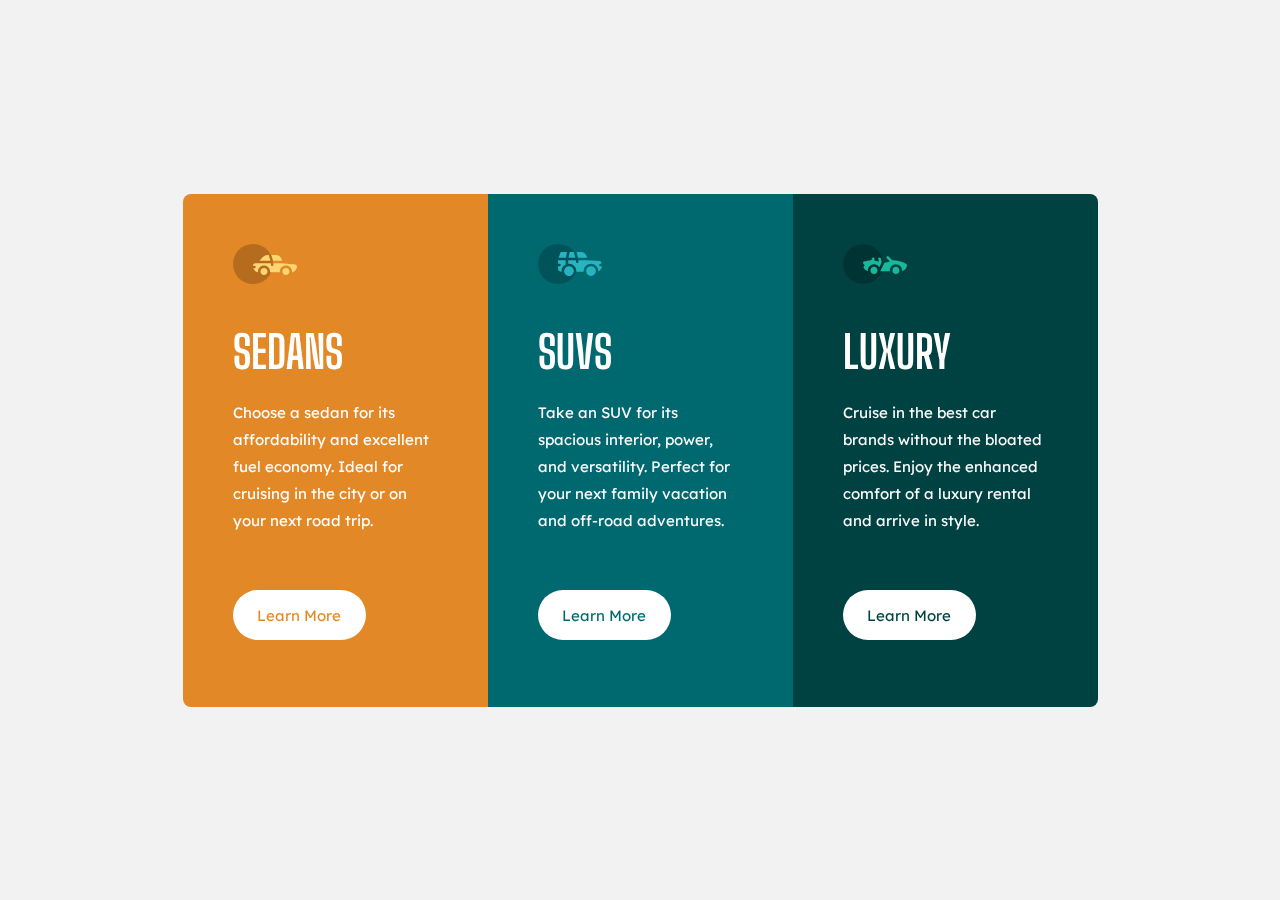
<file: Frontend-mentor/3-column-preview-card-component-main/index.html>
<!DOCTYPE html>
<html lang="en">

<head>
  <meta charset="UTF-8">
  <meta name="viewport" content="width=device-width, initial-scale=1.0">
  <!-- displays site properly based on user's device -->

  <link rel="icon" type="image/png" sizes="32x32" href="./images/favicon-32x32.png">
  <link href="https://fonts.googleapis.com/css2?family=Big+Shoulders+Display:wght@700&family=Lexend+Deca&display=swap"
    rel="stylesheet">
  <link rel="stylesheet" href="style.css">

  <title>Frontend Mentor | 3-column preview card component</title>

</head>

<body>
  <main>

    <section class="card-sedans">
      <img src="./images/icon-sedans.svg" alt="Ilustração carro sedan">
      <div class="text">
        <h1>Sedans</h1>
        <p>
          Choose a sedan for its affordability and excellent fuel economy. Ideal for cruising in the city
          or on your next road trip.
        </p>
      </div>
      <div class="button-learn-more">
        Learn More
      </div>
    </section>

    <section class="card-suvs">
      <img src="./images/icon-suvs.svg" alt="Ilustração carro suv">
      <div class="text">
        <h1>SUVs</h1>
        <p>Take an SUV for its spacious interior, power, and versatility. Perfect for your next family vacation
          and off-road adventures.</p>
      </div>
      <div class="button-learn-more">
        Learn More
      </div>
    </section>

    <section class="card-luxury">
      <img src="./images/icon-luxury.svg" alt="Ilustração carro luxury">
      <div class="text">
        <h1>Luxury</h1>
        <p>
          Cruise in the best car brands without the bloated prices. Enjoy the enhanced comfort of a luxury
          rental and arrive in style.
        </p>
      </div>
      <div class="button-learn-more">
        <p>Learn More</p>
      </div>
    </section>
  </main>

  <script src="./script.js"></script>
</body>

</html>
</file>
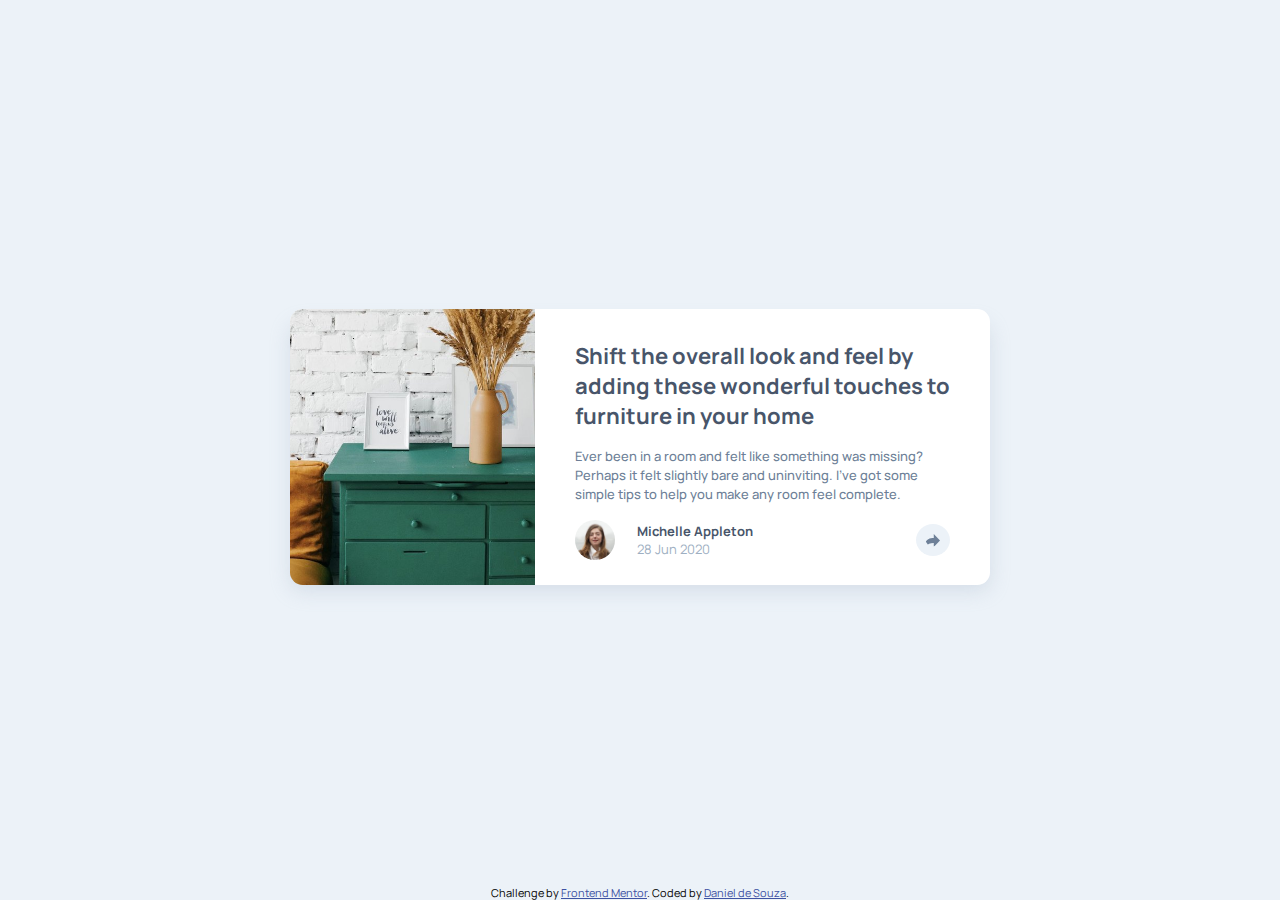
<file: Frontend-mentor/article-preview-component-master/index.html>
<!DOCTYPE html>
<html lang="en">
<head>
  <meta charset="UTF-8">
  <meta name="viewport" content="width=device-width, initial-scale=1.0"> <!-- displays site properly based on user's device -->

  <link rel="icon" type="image/png" sizes="32x32" href="./images/favicon-32x32.png">
  
  <title>Frontend Mentor | Article preview component</title>

  <link rel="stylesheet" href="style.css">

  <link rel="preconnect" href="https://fonts.googleapis.com">
  <link rel="preconnect" href="https://fonts.gstatic.com" crossorigin>
  <link href="https://fonts.googleapis.com/css2?family=Manrope:wght@500;700&display=swap" rel="stylesheet">

</head>
<body>

  <main>
    <div class="article-card">
      <img class="img-bg" src="./images/drawers.jpg" alt="image of a room with a green dresser, on top of which a vase of beige wheat, plus two paintings, one behind the vase and the other on the left side.">

      <div class="container-text">
        <h1>Shift the overall look and feel by adding these wonderful 
          touches to furniture in your home</h1>
        <p class="description">Ever been in a room and felt like something was missing? Perhaps 
          it felt slightly bare and uninviting. I’ve got some simple tips 
          to help you make any room feel complete.</p>
      </div>
      
      <div class="container-share">
        <div class="info-user">
          <img class="img-user" src="./images/avatar-michelle.jpg" alt="image user">
          <div>
            <p class="user-name">Michelle Appleton</p>
            <span class="post-date">28 Jun 2020</span>
          </div>
          <img class="icon-share" onclick="activeShare()" src="./images/icon-share.svg" alt="icon share">
        </div>
  
        <div class="display-overlay hidden">
            <p>Share</p>
            <a href="#"><img src="./images/icon-facebook.svg" alt="icon facebook"></a>
            <a href="#"><img src="./images/icon-twitter.svg" alt="icon twitter"></a>
            <a href="#"><img src="./images/icon-pinterest.svg" alt="icon pinterest"></a>
          <img class="icon-share" onclick="activeShare()" src="./images/icon-share-active.svg" alt="icon share">
        </div>
      </div>
    </div>
  </main>
  
  <footer>
    <div class="attribution">
      Challenge by <a href="https://www.frontendmentor.io?ref=challenge" target="_blank">Frontend Mentor</a>. 
      Coded by <a href="#">Daniel de Souza</a>.
    </div>
  </footer>
  <script src="./script.js"></script>
</body>
</html>
</file>
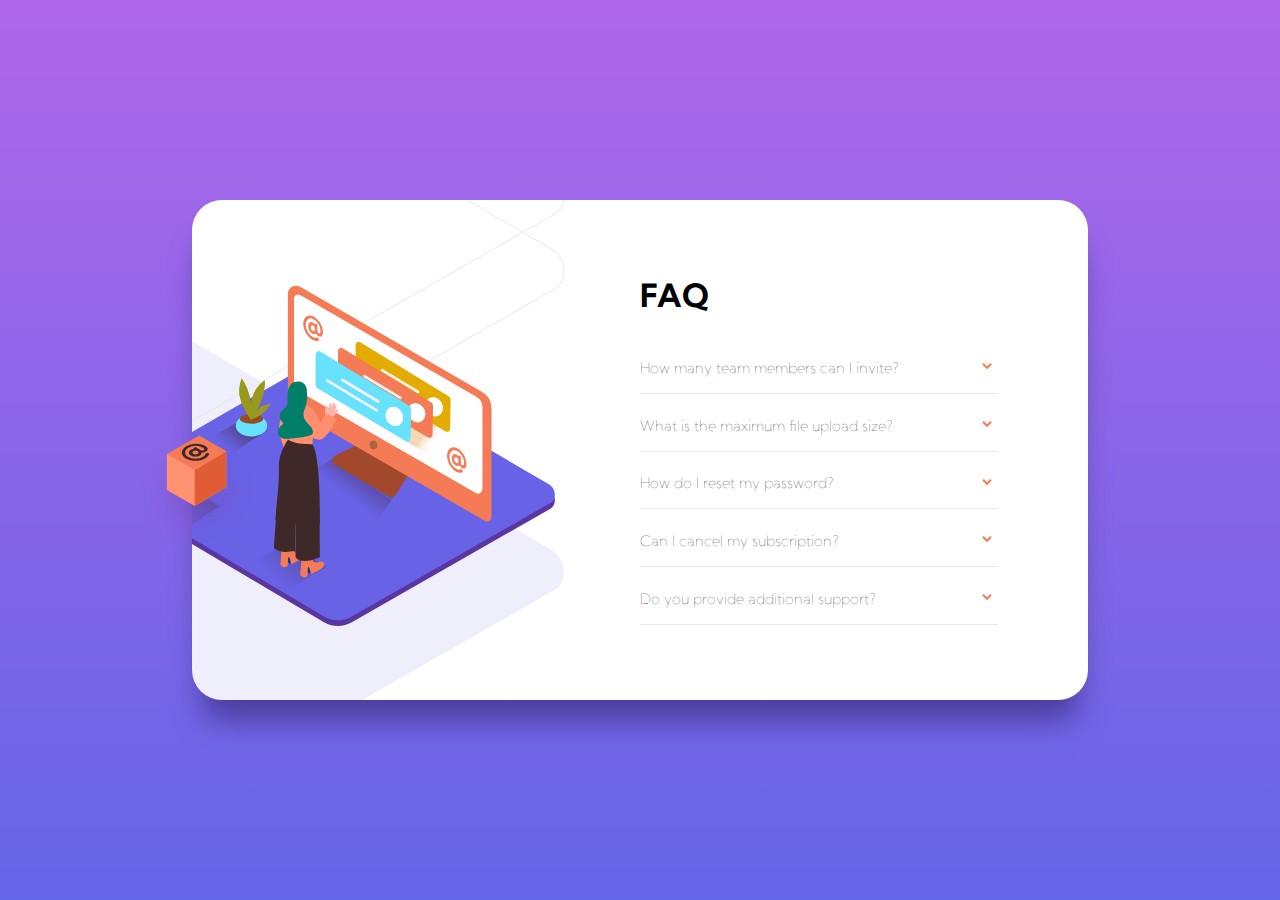
<file: Frontend-mentor/faq-accordion-card-main/index.html>
<!DOCTYPE html>
<html lang="en">

<head>
  <meta charset="UTF-8">
  <meta name="viewport" content="width=device-width, initial-scale=1.0">
  <!-- displays site properly based on user's device -->

  <link rel="icon" type="image/png" sizes="32x32" href="./images/favicon-32x32.png">

  <title>Frontend Mentor | FAQ Accordion Card</title>

  <link rel="stylesheet" href="style.css">
  <link href="https://fonts.googleapis.com/css2?family=Kumbh+Sans:wght@300;400;700&display=swap" rel="stylesheet">

</head>

<body>

  <main>
    <div class="container">
      <img id="woman" src="./images/illustration-woman-online-mobile.svg" alt="">
      <div id="pattern"></div>
      <div id="box"></div>
    </div>

    <div class="divisor">
      <h1>FAQ</h1>

      <section>
        <input type="radio" id="fq-1" name="faq-1">

        <h2>
          <label for="fq-1">How many team members can I invite?</label>
        </h2>

        <p>You can invite up to 2 additional users on the Free plan. There is no limit on
          team members for the Premium plan.</p>
      </section>

      <section>
        <input type="radio" id="fq-2" name="faq-1">

        <h2>
          <label for="fq-2">What is the maximum file upload size?</label>
        </h2>
        <p>No more than 2GB. All files in your account must fit your allotted storage space.</p>
      </section>

      <section>
        <input type="radio" id="fq-3" name="faq-1">

        <h2>
          <label for="fq-3">How do I reset my password?</label>
        </h2>
        <p>Click “Forgot password” from the login page or “Change password” from your profile page.
          A reset link will be emailed to you.</p>
      </section>

      <section>
        <input type="radio" id="fq-4" name="faq-1">

        <h2>
          <label for="fq-4">Can I cancel my subscription?</label>
        </h2>
        <p>Yes! Send us a message and we’ll process your request no questions asked.</p>
      </section>

      <section>
        <input type="radio" id="fq-5" name="faq-1">

        <h2>
          <label for="fq-5">Do you provide additional support?</label>
        </h2>
        <p>Chat and email support is available 24/7. Phone lines are open during normal business hours.</p>
      </section>
    </div>
  </main>
</body>

</html>
</file>
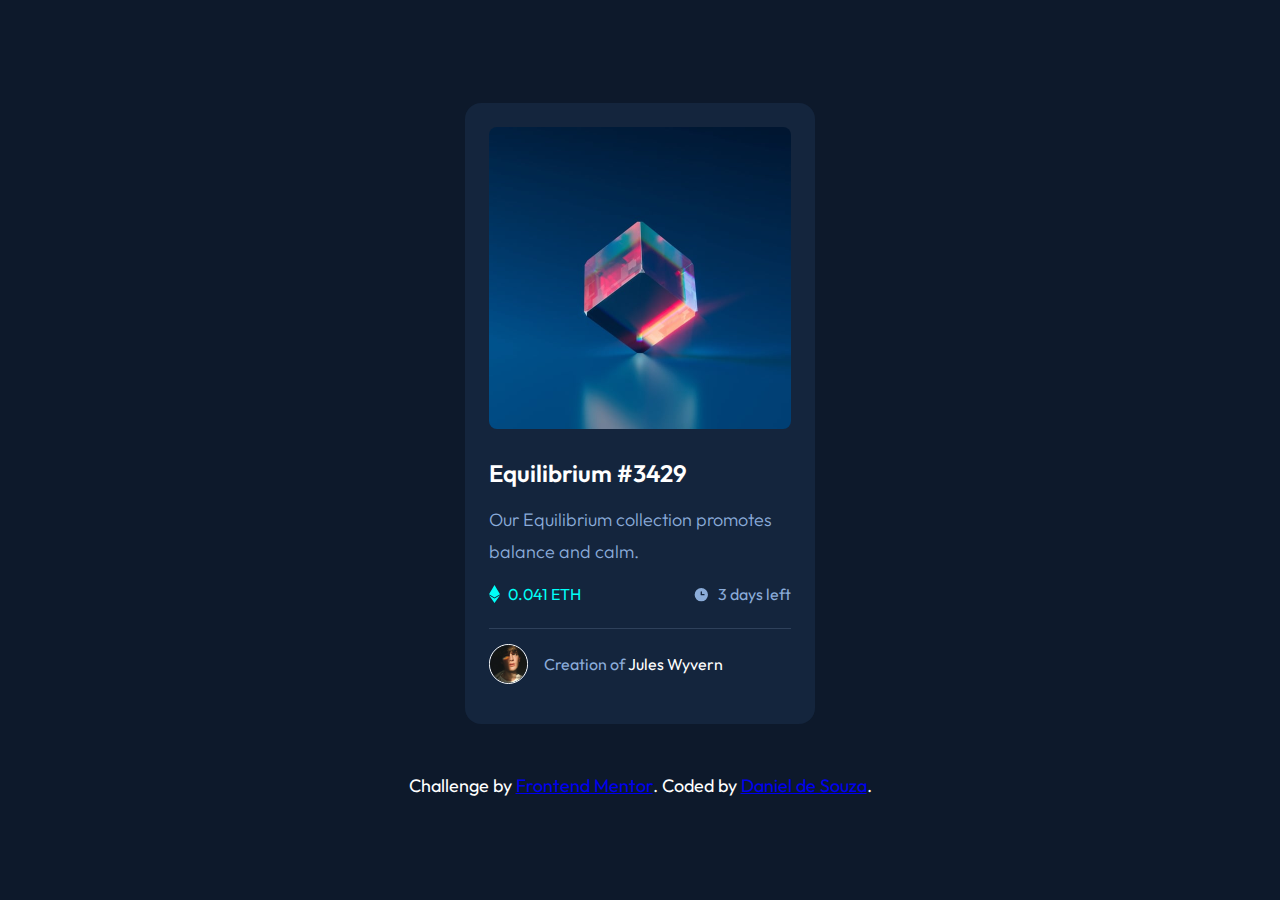
<file: Frontend-mentor/nft-preview-card-component-main/index.html>
<!DOCTYPE html>
<html lang="en">
<head>
  <meta charset="UTF-8">
  <meta name="viewport" content="width=device-width, initial-scale=1.0"> <!-- displays site properly based on user's device -->

  <link rel="icon" type="image/png" sizes="32x32" href="./images/favicon-32x32.png">
  
  <title>Frontend Mentor | NFT preview card component</title>

  <link rel="stylesheet" href="style.css">

  <link rel="preconnect" href="https://fonts.googleapis.com">
  <link rel="preconnect" href="https://fonts.gstatic.com" crossorigin>
  <link href="https://fonts.googleapis.com/css2?family=Outfit:wght@300;600;700&display=swap" rel="stylesheet">
</head>
<body>

  <main>
    <div class="card-nft">
      <div class="display-overlay">
        <img src="./images/image-equilibrium.jpg" alt="image equilibrium" class="img-card">
      </div>
      <h1>Equilibrium #3429</h1>
      <p class="description">Our Equilibrium collection promotes balance and calm.</p>

      <div class="container">
        <p class="eth-price ">
          <img src="./images/icon-ethereum.svg" alt="icon ethereum">
          0.041 ETH
        </p>
        <p class="publication-time">
          <img src="./images/icon-clock.svg" alt="icon clock">
          3 days left
        </p>
      </div>
  
      <div class="creator">
        <div class="flex-container">
          <img src="./images/image-avatar.png" alt="creator photo">
          <span class="creation-of">Creation of <a href="#">Jules Wyvern</a></span>
        </div>
      </div>
    </div>
  </main>

  <div class="attribution">
    Challenge by <a href="https://www.frontendmentor.io?ref=challenge" target="_blank">Frontend Mentor</a>. 
    Coded by <a href="#">Daniel de Souza</a>.
  </div>
</body>
</html>
</file>
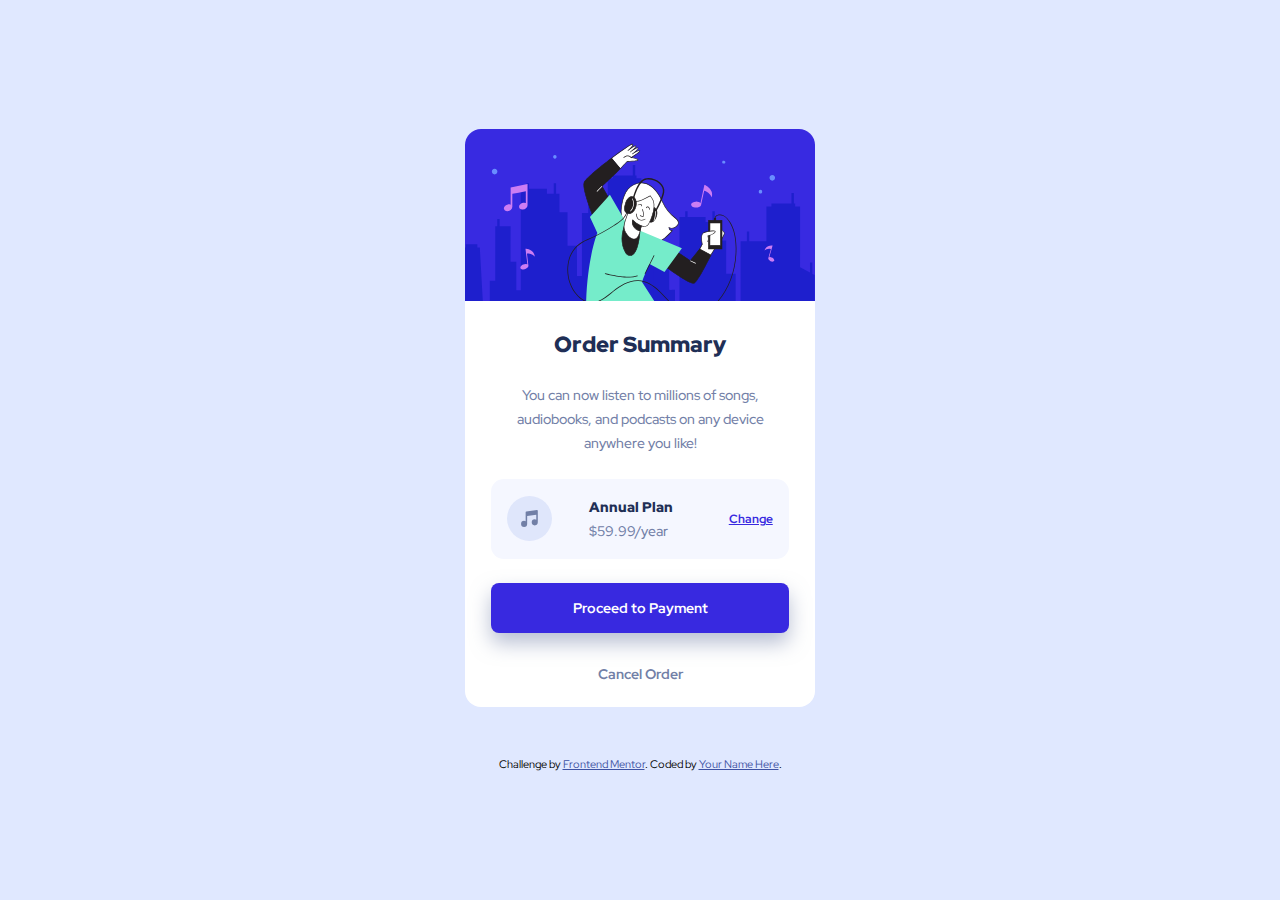
<file: Frontend-mentor/order-summary-component-main/index.html>
<!DOCTYPE html>
<html lang="en">
<head>
  <meta charset="UTF-8">
  <meta name="viewport" content="width=device-width, initial-scale=1.0"> <!-- displays site properly based on user's device -->

  <link rel="icon" type="image/png" sizes="32x32" href="./images/favicon-32x32.png">
  
  <title>Frontend Mentor | Order summary card</title>

  <link rel="stylesheet" href="style.css">

  <link rel="preconnect" href="https://fonts.googleapis.com">
  <link rel="preconnect" href="https://fonts.gstatic.com" crossorigin>
  <link href="https://fonts.googleapis.com/css2?family=Red+Hat+Display:wght@500;700;900&display=swap" rel="stylesheet">

  <style>
  </style>
</head>
<body>

  <main>

    <div class="card-order-summary">
      <img class="image-card" src="./images/illustration-hero.svg" alt="illustration hero">

      <h1 class="title">Order Summary</h1>
      <p class="description">You can now listen to millions of songs, audiobooks, and podcasts on any 
        device anywhere you like!</p>
      <div class="annual-plan">
        <img class="icon-music" src="./images/icon-music.svg" alt="icon music">
        
        <div class="info-plan">
          <p>Annual Plan</p>
          <span class="price">$59.99/year</span>
        </div>

        <a href="#">Change</a>

      </div>


      <a href="#" class="button payment">Proceed to Payment</a>
      <a href="#" class="button cancel">Cancel Order</a>
    </div>

  </main>
  
  <div class="attribution">
    Challenge by <a href="https://www.frontendmentor.io?ref=challenge" target="_blank">Frontend Mentor</a>. 
    Coded by <a href="#">Your Name Here</a>.
  </div>
</body>
</html>
</file>
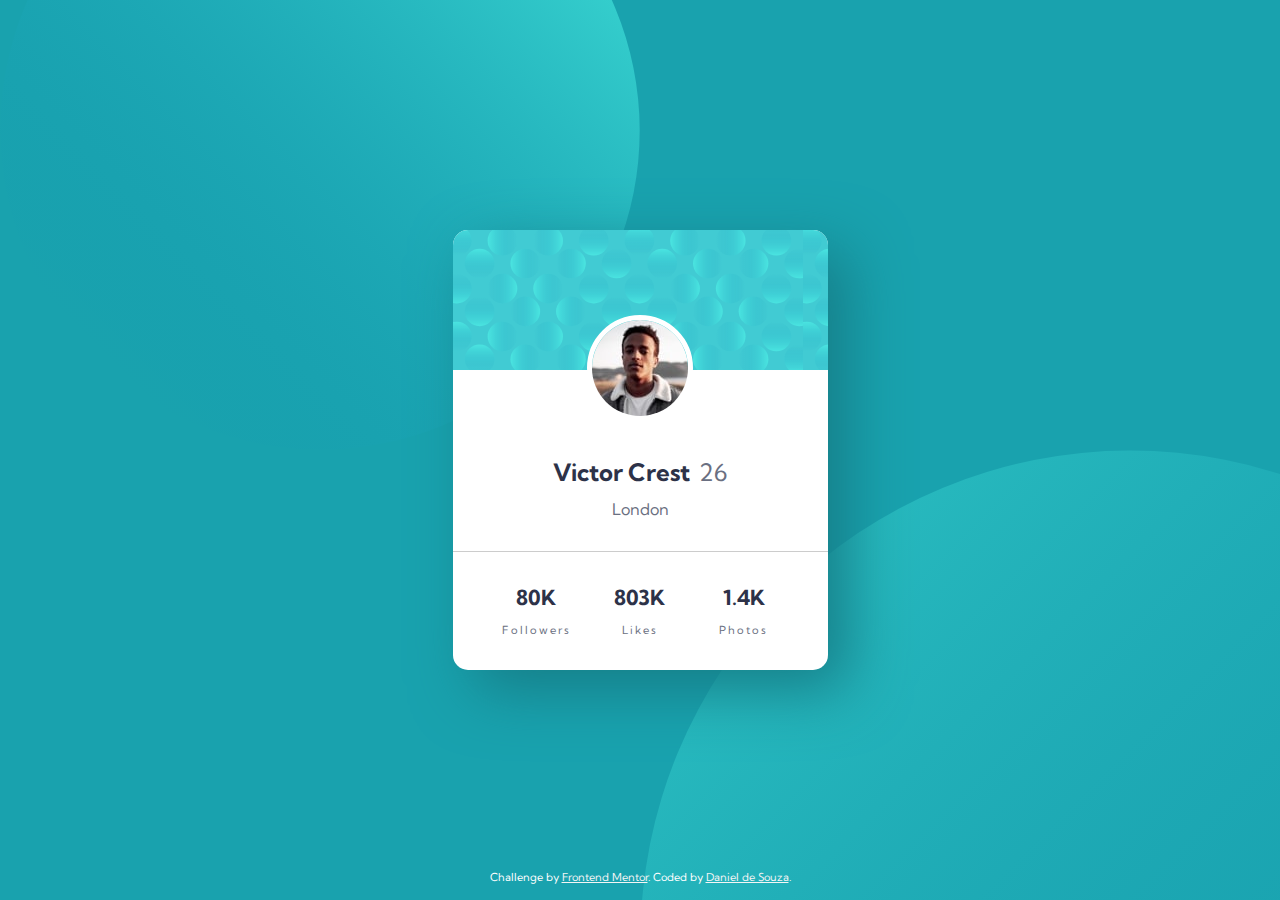
<file: Frontend-mentor/profile-card-component-main/index.html>
<!DOCTYPE html>
<html lang="en">
<head>
  <meta charset="UTF-8">
  <meta name="viewport" content="width=device-width, initial-scale=1.0"> <!-- displays site properly based on user's device -->

  <link rel="icon" type="image/png" sizes="32x32" href="./images/favicon-32x32.png">
  
  <title>Frontend Mentor | Profile card component</title>

  <link href="https://fonts.googleapis.com/css2?family=Kumbh+Sans:wght@300;700&display=swap" rel="stylesheet">
  <link rel="stylesheet" href="style.css">

</head>
<body>
  <div class="circulos">
    <div class="patter-top"></div>
    <div class="patter-bottom"></div>
  </div>
  <main>

    <div class="card-profile">

      <div class="container-background"></div>
      
      <div class="profile-top">
        <img src="./images/image-victor.jpg" alt="">
  
        <div class="infos-user">
          <h2 class="name-profile">Victor Crest<span class="years-profile">26</span></h2>
          <span class="location-profile">London</span>
        </div>
      </div>

      <div class="profile-bottom">
        <div class="container">
          <p>80K</p>
          <span>Followers</span>
        </div>
        
        <div class="container">
          <p>803K</p>
          <span>Likes</span>
        </div>
        
        <div class="container">
          <p>1.4K</p>
          <span>Photos</span>
        </div>
      </div>
      
    </div>

  </main>
  <div class="attribution">
    Challenge by <a href="https://www.frontendmentor.io?ref=challenge" target="_blank">Frontend Mentor</a>. 
    Coded by <a href="https://github.com/danieln18">Daniel de Souza</a>.
  </div>
</body>
</html>
</file>
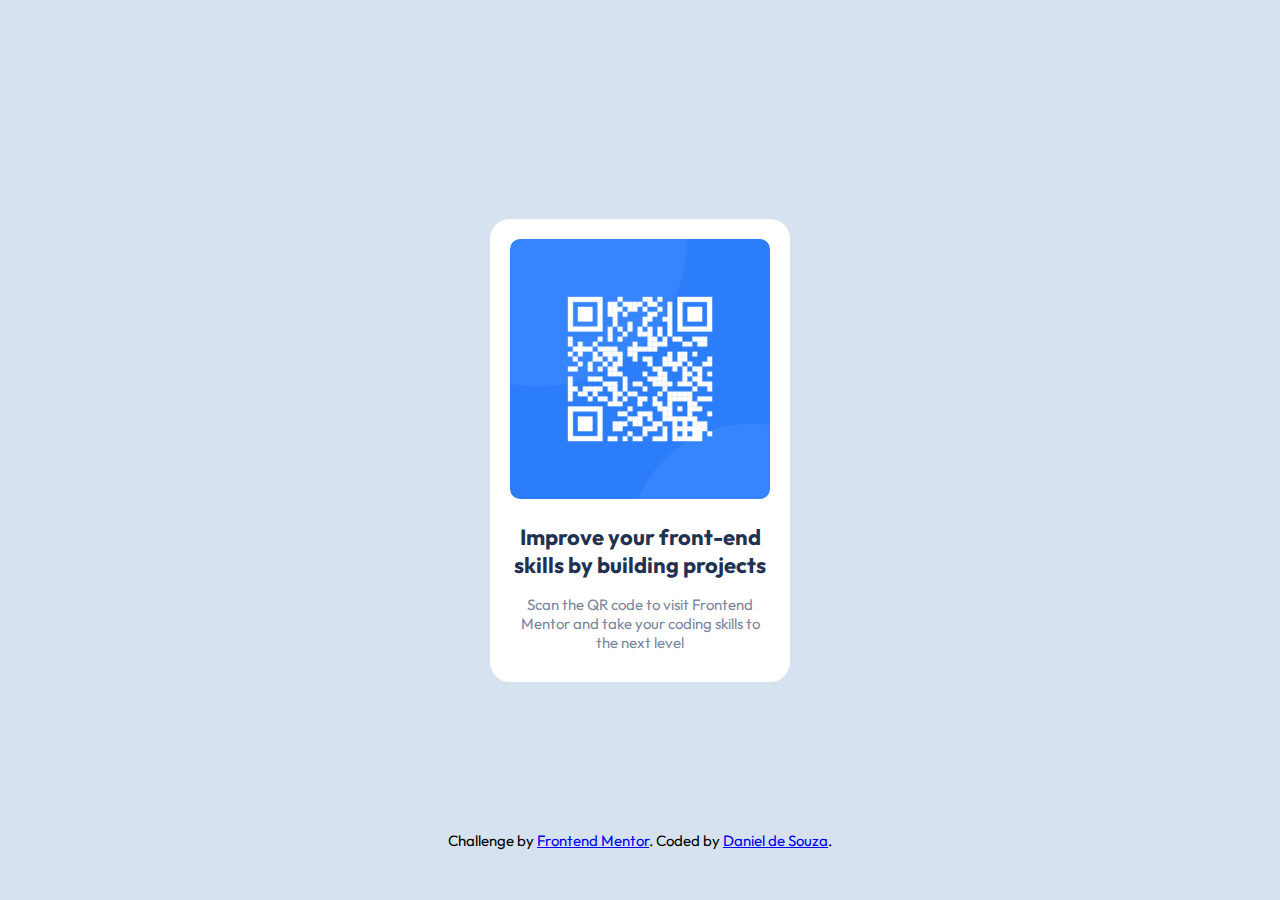
<file: Frontend-mentor/qr-code-component-main/index.html>
<!DOCTYPE html>
<html lang="pt-br">
<head>
  <meta charset="UTF-8">
  <meta name="viewport" content="width=device-width, initial-scale=1.0"> <!-- displays site properly based on user's device -->

  <link rel="icon" type="image/png" sizes="32x32" href="./images/favicon-32x32.png">
  
  <title>Frontend Mentor | QR code component</title>

  <link rel="stylesheet" href="style.css">

  <link rel="preconnect" href="https://fonts.googleapis.com">
<link rel="preconnect" href="https://fonts.gstatic.com" crossorigin>
<link href="https://fonts.googleapis.com/css2?family=Outfit:wght@400;700&display=swap" rel="stylesheet">
</head>
<body>

  <main>
    <div id="card-qrcode">
      <img src="./images/image-qr-code.png" alt="qrcode">
      <h1>
        Improve your front-end skills by building projects
      </h1>
      <P>Scan the QR code to visit Frontend Mentor and take your coding skills to the next level</P>
    </div>
  </main>
  
  <div class="attribution">
    Challenge by <a href="https://www.frontendmentor.io?ref=challenge" target="_blank">Frontend Mentor</a>. 
    Coded by <a href="#">Daniel de Souza</a>.
  </div>
</body>
</html>
</file>
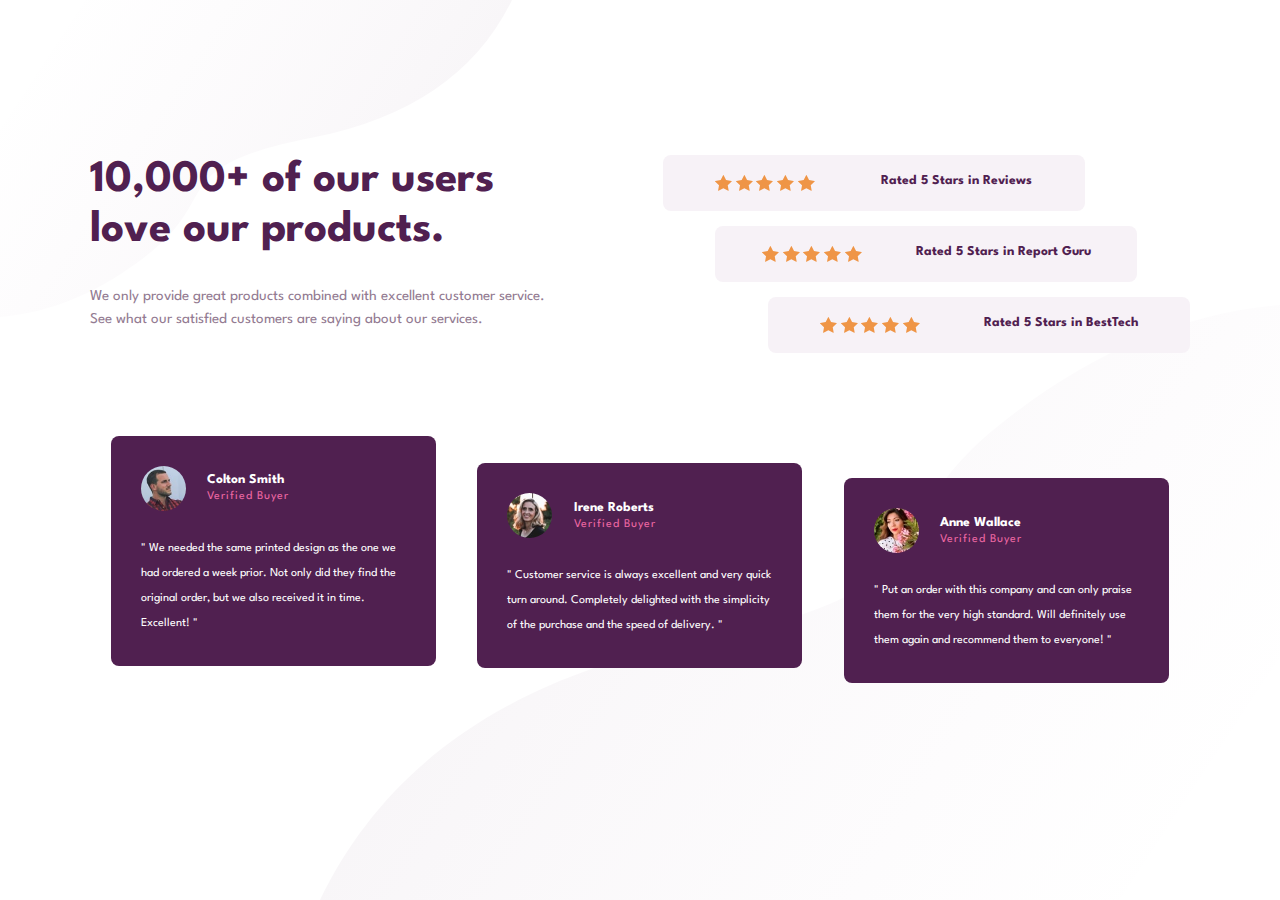
<file: Frontend-mentor/social-proof-section-master/index.html>
<!DOCTYPE html>
<html lang="en">

<head>
  <meta charset="UTF-8" />
  <meta name="viewport" content="width=device-width, initial-scale=1.0" />
  <!-- displays site properly based on user's device -->

  <link rel="icon" type="image/png" sizes="32x32" href="./images/favicon-32x32.png" />

  <title>Frontend Mentor | Social proof section</title>

  <link rel="stylesheet" href="style.css">
  <link href="https://fonts.googleapis.com/css2?family=Spartan:wght@400;500;700&display=swap" rel="stylesheet">

</head>

<body id="bg-pattern">
  <figure class="pattern-top"></figure>
  <main>
    <section class="initial-information">
      <div class="initial-text">
        <h1>10,000+ of our users love our products.</h1>

        <p>We only provide great products combined with excellent customer service.
          See what our satisfied customers are saying about our services.</p>
      </div>

      <div class="related-stars">
        <div class="related start-x">
          <div class="stars-group">
            <figure class="stars"></figure>
          </div>
          <p>Rated 5 Stars in Reviews</p>
        </div>

        <div id="center-x" class="related">
          <div class="stars-group">
            <figure class="stars"></figure>
          </div>
          <p>Rated 5 Stars in Report Guru</p>
        </div>

        <div id="end-x" class="related">
          <div class="stars-group">
            <figure class="stars"></figure>
          </div>
          <p>Rated 5 Stars in BestTech</p>
        </div>
      </div>
    </section>

    <section class="related-users">
      <div class="users-group">
        <div class="user-card start-y">
          <div class="top-info">
            <img src="./images/image-colton.jpg" alt="user-image">

            <h2>
              Colton Smith
              <span>Verified Buyer</span>
            </h2>
          </div>

          <p>" We needed the same printed design as the one we had ordered a week prior.
            Not only did they find the original order, but we also received it in time.
            Excellent! "</p>
        </div>

        <div id="center-y" class="user-card">
          <div class="top-info">
            <img src="./images/image-irene.jpg" alt="user-image">

            <h2>
              Irene Roberts
              <span>Verified Buyer</span>
            </h2>
          </div>

          <p>" Customer service is always excellent and very quick turn around. Completely
            delighted with the simplicity of the purchase and the speed of delivery. "</p>
        </div>

        <div id="end-y" class="user-card">
          <div class="top-info">
            <img src="./images/image-anne.jpg" alt="user-image">

            <h2>
              Anne Wallace
              <span>Verified Buyer</span>
            </h2>
          </div>

          <p>" Put an order with this company and can only praise them for the very high
            standard. Will definitely use them again and recommend them to everyone! "</p>
        </div>
      </div>
    </section>
  </main>
  <figure class="pattern-bottom"></figure>
</body>

</html>
</file>
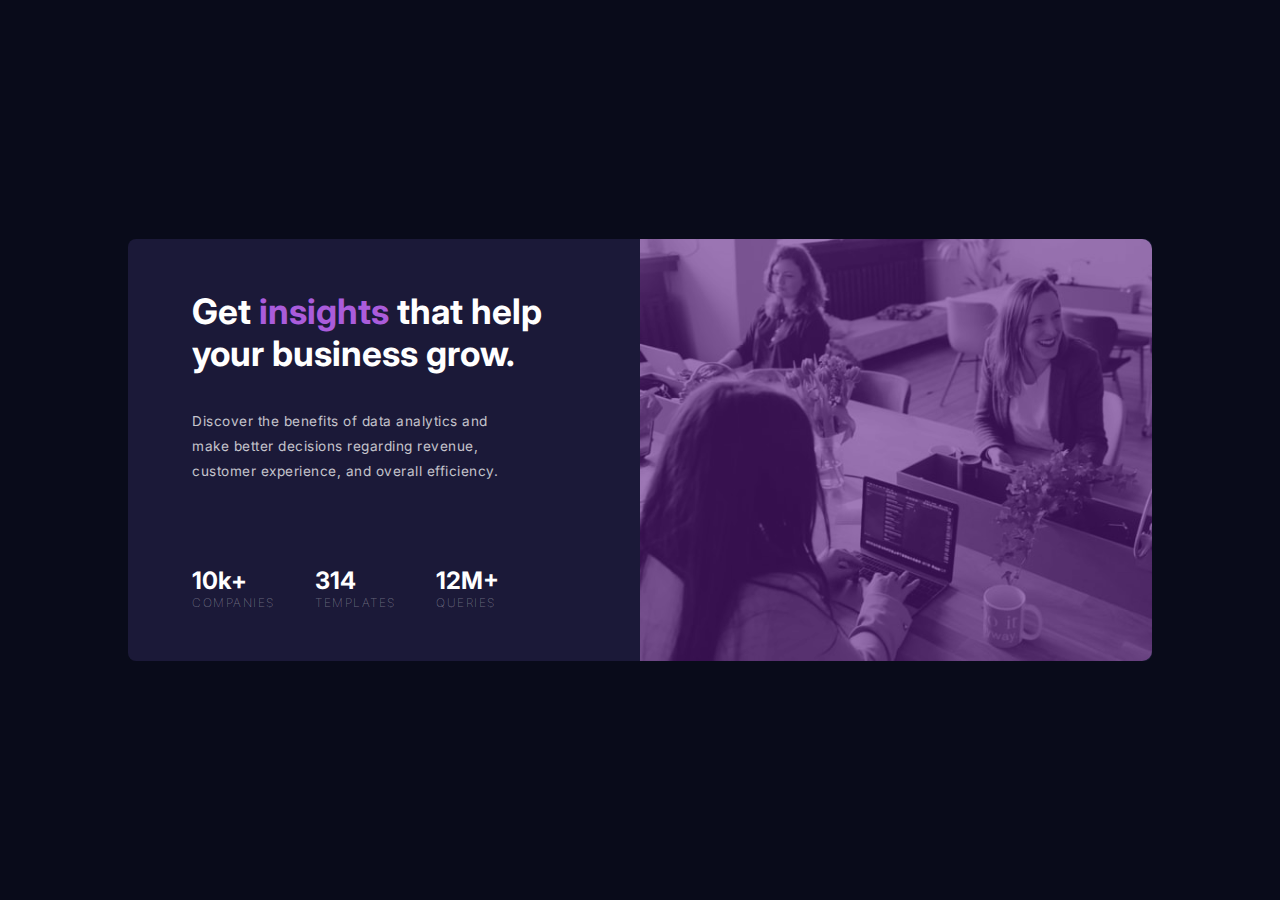
<file: Frontend-mentor/stats-preview-card-component-main/index.html>
<!DOCTYPE html>
<html lang="en">
<head>
  <meta charset="UTF-8">
  <meta name="viewport" content="width=device-width, initial-scale=1.0"> <!-- displays site properly based on user's device -->

  <link rel="icon" type="image/png" sizes="32x32" href="./images/favicon-32x32.png">
  
  <link rel="stylesheet" href="style.css">
  <link href="https://fonts.googleapis.com/css2?family=Inter:wght@400;700&display=swap" rel="stylesheet">
  <link href="https://fonts.googleapis.com/css2?family=Lexend+Deca&display=swap" rel="stylesheet">
  
  <title>Frontend Mentor | Stats preview card component</title>

</head>
<body>
  <main>

    <div class="card-component">
      <div class="text">
        <h1>Get <span>insights</span> that help your business grow.</h1>
        
        <div class="container">
          <p>Discover the benefits of data analytics and make better decisions regarding revenue, customer 
            experience, and overall efficiency.</p>
      
          <div class="info">
            <h2>10k+ <span>companies</span></h2>
            <h2>314 <span>templates</span></h2>
            <h2>12M+ <span>queries</span></h2>  
          </div>
        </div>
      </div>
      
      <div class="filtro"></div>
      <img src="./images/image-header-desktop.jpg" alt="Mulheres no ambiente de trabalho">
    </div>

  </main>
</body>
</html>
</file>
<file: Frontend-mentor/3-column-preview-card-component-main/style.css>
:root {
    /* Primary */

    --Bright-orange: hsl(31, 77%, 52%);
    --Dark-cyan: hsl(184, 100%, 22%);
    --Very-dark-cyan: hsl(179, 100%, 13%);

    /* Neutral */

    --Transparent-white: hsla(0, 0%, 100%, 0.75); /*(paragraphs)*/
    --Very-light-gray: hsl(0, 0%, 95%); /*(background, headings, buttons)*/
}

* {
    padding: 0;
    margin: 0;
    box-sizing: border-box;
}


body {
    background-color: var(--Very-light-gray);
    display: grid;
    font-size: 15px;
    margin: 50px 0px;
    place-items: center;
    width: 100vw;
}

main {
    color: white;
    display: grid;
    grid-template-rows: repeat(3, 1fr);
    height: 100%;
    width: 90%;
}

section {
    align-items: center;
    display: grid;
    grid-template-rows: 10% 1fr 10%;
    height: 500px;
    justify-content: center;
    padding: 50px;
}

.card-sedans {
    background-color: var(--Bright-orange);
    border-radius: 8px 8px 0px 0px;
}

.card-suvs {
    background-color: var(--Dark-cyan);
}

.card-luxury {
    background-color: var(--Very-dark-cyan);
    border-radius: 0px 0px 8px 8px;
}

section div.text h1 {
    font-family: 'Big Shoulders Display', cursive;
    font-size: 3em;
    margin-bottom: 20px;
    text-transform: uppercase;
}

section div.button-learn-more {
    align-items: center;
    background: white;
    border-radius: 100px;
    color: black;
    cursor: pointer;
    display: flex;
    font-family: 'Lexend Deca', sans-serif;
    height: 50px;
    justify-content: center;
    mix-blend-mode: screen;
    pointer-events: all;
    width: 65%;
}

section div.button-learn-more:hover {
    mix-blend-mode: none;
    background:hsla(0, 0%, 95%, 0);
    color: white;
    border: 1px solid white;
}

section div.text p {
    font-family: 'Lexend Deca', sans-serif;
    font-size: 1em;
    line-height: 1.8em;
}

@media only screen and (min-width: 426px) {
    body {
        margin: 0;
        width: 100vw;
        height: 100vh;
    }
    
    main {
        grid-template-rows: none;
        grid-template-columns: repeat(3, 305px);
        height: 70%;
        max-height: 513px;
        overflow-x: auto;
        scroll-behavior: smooth;
        scroll-snap-type: x mandatory;
        width: 90%;
        max-width: 915px;
    }
    
    section {
        grid-template-rows: 10% 1fr 20%;
        height: 100%;
        padding: 50px;
        pointer-events: none;
        scroll-snap-align: start;
    }

    .card-sedans {
        background-color: var(--Bright-orange);
        border-radius: 8px 0px 0px 8px;
    }
    
    .card-luxury {
        background-color: var(--Very-dark-cyan);
        border-radius: 0px 8px 8px 0px;
    }
}
</file>
<file: Frontend-mentor/article-preview-component-master/style.css>
:root {
    --Very-Dark-Grayish-Blue: hsl(217, 19%, 35%);
    --Desaturated-Dark-Blue: hsl(214, 17%, 51%);
    --Grayish-Blue: hsl(212, 23%, 69%);
    --Light-Grayish-Blue: hsl(210, 46%, 95%);

}

* {
    box-sizing: border-box;
    margin: 0;
    padding: 0;
    font-family: 'Manrope', sans-serif;
}

html {
    width: 100vw;
    height: 100vh;

}

body {
    width: 100%;
    height: 100%;
    background-color: var(--Light-Grayish-Blue);
    font-size: 81.25%;
    
    display: flex;
    flex-direction: column;
    justify-content: center;
    align-items: center;
}

main {
    width: 100%;
    height: 100%;
    
    display: flex;
    flex-direction: column;
    justify-content: center;
    align-items: center;
}

main .article-card {
    width: 320px;
    background-color: white;
    border-radius: .8rem;
    box-shadow: 0px 15px 20px rgba(158, 175, 194, 0.30);
}

.article-card .img-bg {
    width: 100%;
    height: 200px;
    object-fit: cover;
    object-position: 50% 25%;
    border-radius: .8rem .8rem 0 0;
}

.container-text {
    padding: 0 2rem;
}

.container-text h1 {
    font-size: 123.84%;
    color: var(--Very-Dark-Grayish-Blue);
    font-weight: 700;
    margin-top: 2rem;
}

.container-text p {
    color: var(--Desaturated-Dark-Blue);
    line-height: 1.2rem;
    font-weight: 500;
    margin-top: 1rem;
}

.container-share {
    width: 100%;
    position: relative;
    margin-top: 1rem;
}

.info-user,
.display-overlay {
    display: flex;
    align-items: center;
    justify-content: space-between;

    padding: 1rem 2rem;
}

.info-user .img-user {
    width: 40px;
    border-radius: 100%;
}

.info-user .user-name {
    color: var(--Very-Dark-Grayish-Blue);
    font-weight: 700;
}

.info-user .post-date {
    color: var(--Grayish-Blue);
}

.info-user .icon-share,
.display-overlay .icon-share {
    margin-left: 2.5rem;
    padding: .6rem;
    background-color: var(--Light-Grayish-Blue);
    border-radius: 100%;
    cursor: pointer;
}

.display-overlay {
    width: 100%;
    height: 100%;
    position: absolute;
    top: 0;
    left: 0;
    z-index: 1;
    background-color: var(--Very-Dark-Grayish-Blue);
    border-radius: 0 0 .8rem .8rem;
}

.display-overlay p{
    color: white;
    text-transform: uppercase;
    letter-spacing: .2rem;
    color: var(--Grayish-Blue);
}

.display-overlay .icon-share {
    background-color: var(--Desaturated-Dark-Blue);
}

.hidden {
    display: none;
}

.attribution { font-size: 11px; text-align: center; }
.attribution a { color: hsl(228, 45%, 44%); }


@media  (min-width: 768px) {
    main .article-card {
        width: 80%;
        max-width: 700px;

        display: grid;
        grid-template-columns: 35% 1fr;
        grid-template-rows: 1fr 30%;
        grid-template-areas: "img text"
                             "img user";
    }

    .article-card .img-bg {
        grid-area: img;
        height: 100%;
        border-radius: .8rem 0 0 .8rem;

        object-fit: cover;
        object-position: 10%;
    }

    .container-text {
        padding: 0 2.5rem;
    }

    .container-text h1 {
        font-size: 22px;
    }

    .container-share {
        background-color: white;
        margin-top: 0;
        border-radius: 0 0 .8rem 0;
    }

    .info-user {
        display: grid;
        grid-template-columns: 1fr 65% 1fr;
        padding: 1rem 2.5rem;
    }

    .info-user div {
        padding-left: .3rem;
    }

    .display-overlay {
        width: 260px;
        height: 50px;
        top: -55px;
        left: 50%;
        border-radius: .6rem;
        padding: 0 rem;
        box-shadow: 0px 15px 20px rgba(158, 175, 194, 0.30);
    }

    .display-overlay::after {
        content: '';
        position: absolute;
        top: 70%;
        left: 50%;
        width: 25px;
        height: 25px;
        background-color: var(--Very-Dark-Grayish-Blue);
        transform: rotate(45deg)

    }

    .display-overlay p{
        letter-spacing: .3rem;
    }

    .display-overlay .icon-share {
        display: none;
    }

}

@media only screen and (min-width: 769px){
    .display-overlay {
        left: 56%;
    }
}
</file>
<file: Frontend-mentor/faq-accordion-card-main/style.css>
:root {
    --Soft-violet: hsl(273, 75%, 66%);
    --Soft-blue: hsl(240, 73%, 65%);
    --Soft-blue-dark: #4a3c9c;

    --Very-dark-desaturated-blue: hsl(238, 29%, 16%);
    --Soft-red: hsl(14, 88%, 65%);

    --Very-dark-grayish-blue: hsl(237, 12%, 33%);
    --Dark-grayish-blue: hsl(240, 6%, 50%);

    --Light-grayish-blue: hsl(240, 5%, 91%);
}

* {
    box-sizing: border-box;
    font-family: 'Kumbh Sans', sans-serif;
    padding: 0;
    margin: 0;
}

html {
    height: 100vh;
}

body {
    display: flex;
    justify-content: center;
    align-items: center;

    width: 100%;
    height: 100%;

    background: linear-gradient(var(--Soft-violet),var(--Soft-blue)) fixed;

    font-size: 12px;
}

main {
    display: grid;
    grid-template-columns: repeat(2, 1fr);
    
    background-color: white;
    border-radius: 30px;
    box-shadow: 0px 30px 30px -10px var(--Soft-blue-dark);

    width: 70%;
    max-width: 1000px;
    height: 500px;
}

.container {
    width: 100%;
    height: 100%;

    position: relative; /* apturar imagens */
}

.container::before {
    content: '';
    
    width: 100%;
    height: 100%;
    
    background: url("./images/illustration-woman-online-desktop.svg") no-repeat;
    background-size: 100%;
    /* background-position-x: calc(34% + -19.9%), right; */
    background-position-x: calc(100% + -85px), center;
    /* background-position-y: calc(49% + 10px), top; */
    background-position-y: calc(85% - 50px), top;

    position: absolute;
    z-index: 1;
}

.container #woman {
    display: none;
}

.container #pattern {
    content: '';
    
    width: 100%;
    height: 100%;
    
    background: url("./images/bg-pattern-desktop.svg") no-repeat;
    background-size: auto;
    background-position-x: calc(100% + -75px), left;
    background-position-y: calc(50% + -80px), top;
    
    position: absolute;
    top: 0;
    right: 0;
}

.container #box {
    content: '';
    
    width: 100%;
    height: 100%;
    max-height: 500px;
    
    background: url("./images/illustration-box-desktop.svg") no-repeat center;
    background-size: calc(34% - 25px);

    position: absolute;
    top: calc(8% - -1%);
    left: -49%;
    z-index: 10;
}

.divisor {
    display: flex;
    justify-content: left;
    align-items: center;
    flex-wrap: wrap;

    width: 80%;
    height: 356px;

    margin: 4.5rem 0;
    
    position: relative;  /*apturar input*/
}

.divisor h1 {
    font-size: 2rem;

    text-align: left;

    margin-bottom: 1.3rem;
}

.divisor section {
    border-bottom: 1px solid var(--Light-grayish-blue);
}

.divisor section input{
    width: 1px;
    height: 1px;
    opacity: 0;
    position: absolute;
    top: 0;
    left: 0;
}

.divisor section h2{
    padding: 1rem 0;
    
    font-size: .9rem;
    font-weight: 100;

    color: var(--Very-dark-desaturated-blue);
}

.divisor section h2 label{
    cursor: pointer;
}

.divisor section h2 label:hover{
    color: var(--Soft-red);
}

.divisor section h2 label::before{
    content: '';

    width: 1rem;
    height: 1rem;

    position: absolute;
    right: 0;

    background: url('./images/icon-arrow-down.svg') no-repeat;
    background-position-y: center;
}

.divisor section p {
    max-height: 0;
    
    font-size: .9rem;
    line-height: 1.3rem;

    color: var(--Dark-grayish-blue);

    overflow: hidden;
    transition: .4s max-height ease; 
}

input[type="radio"]:checked ~ h2 label::before{
    transform: scaleY(-1);
}

input[type="radio"]:checked ~ h2 {
    font-weight: 700;
}

input[type="radio"]:checked ~ h2 ~ p {
    margin-bottom: 1rem;
    max-height: 80px;
}

@media screen and (max-width:1200px){
    .container::before {
        content: '';
        
        width: 100%;
        height: 100%;
        
        background: url("./images/illustration-woman-online-desktop.svg") no-repeat;
        background-size: 100%;
    
        position: absolute;
        top: 21%;
        left: -20%;
        z-index: 1;
    }

    .container #box {
        top: calc(18% - 12%);
        left: calc(-49% + -10px);
        z-index: 10;
    }
}

@media screen and (max-width: 1000px) {
    
    body {
        height: calc(100% + 200px);
    }

    main {
        display: block;
        
        width: 500px;
        height: 570px;

        padding: 2rem;
        margin-top: 80px;
    }

    .container {
        width: 300px;
        height: 250px;


        margin: 0 auto;

        position: relative;
    }

    .container::before {
        display: none;
    }

    .container #woman {
        display: block;
        margin: 0 auto;

        width: 90%;
        height: 90%;

        margin-top: -140px;
        margin-left: -5%;

        position: relative;
        z-index: 1;
    }

    .container #pattern {
        content: '';
    
        width: 100%;
        height: 100%;
        
        background: url("./images/bg-pattern-mobile.svg") no-repeat;
        background-size: 80%;
        background-position-x: 15px, left;
        background-position-y: 130px, top;
        
        position: absolute;
        top: 0;
        left: 0;
    }
    
    .container #box {
        display: none;
    }
    
    .divisor {
        display: block;

        width: 100%;

        margin: 0;
        
        position: relative;  /*apturar input*/
    }

    .divisor h1 {
        text-align: center;
        margin: 1rem 0;
    }
}

@media screen and (max-width: 550px) {
    html {
        min-width: 320px;
        min-height: 696px;
    }

    main {
        display: block;
        
        width: 90%;
    }
}

@media screen and (max-width: 374px) {
    main {
        width: 100%;
        border-radius: 20px;
        margin: 0;
    }

    main section h2 label{
        font-size: .8rem;
    }

    .container {
        width: 100%;
    }
}
</file>
<file: Frontend-mentor/nft-preview-card-component-main/style.css>
:root {
    /* ### Primary */

    --Soft-blue: hsl(215, 51%, 70%);
    --Cyan: hsl(178, 100%, 50%);
    --Cyan-opacity: hsla(178, 100%, 50%, 0.5);

    /* ### Neutral */

    --Very-dark-blue: hsl(217, 54%, 11%);
    --Very-dark-blue-two: hsl(216, 50%, 16%);
    --Very-dark-blue-three: hsl(215, 32%, 27%);
}

* {
    padding: 0;
    margin: 0;
    box-sizing: border-box;
    font-family: 'Outfit', sans-serif;
}

body {
    width: 100vw;
    height: 100vh;

    display: flex;
    flex-direction: column;
    justify-content: center;
    align-items: center;

    background-color: var(--Very-dark-blue);
    font-size: 112.5%;
}

main .card-nft {
    width: 350px;

    padding: 1.5rem;

    background-color: var(--Very-dark-blue-two);
    border-radius: 1rem;
    position: relative;
}

.card-nft .img-card{
    width: 100%;
    border-radius: 0.5rem;
    margin-bottom: 1.5rem;
}

.card-nft .display-overlay::before{
    content: '';
    background: var(--Cyan-opacity) url(./images/icon-view.svg) no-repeat center;
    border-radius: 0.5rem;
    width: 300px;
    height: 300px;


    display: block;
    position: absolute;
    cursor: pointer;
    opacity: 0;

    transition: .4s ease-in-out;
}

.card-nft .display-overlay:hover::before{
    opacity: 1;
}

.card-nft h1 {
    color: white;
    font-size: 133%;
    font-weight: 600;

    margin-bottom: 1rem;
}

.card-nft h1:hover {
    color: var(--Cyan);
    cursor: pointer;
}

.card-nft p.description {
    color: var(--Soft-blue);
    font-weight: 300;
    line-height: 2rem;

    margin-bottom: 1rem;
}

.container {
    display: flex;
    align-items: center;
    justify-content: space-between;

    margin-bottom: 1.5rem;
    font-size: 88.8%;
}

.container p {
    display: flex;
    align-items: center;
}

.container img {
    margin-right: .5rem;
}

.card-nft .eth-price {
    color: var(--Cyan);
    font-weight: 400;
}

.card-nft .publication-time {
    color: var(--Soft-blue);
}

.creator:before {
  background-color: var(--Very-dark-blue-three);
  content: "";
  display: block;
  position: relative;
  bottom: 0;
  width: 100%;
  height: 1px;
  z-index: 1;
  margin-bottom: 15px;
}

.creator {
    display: block;
    margin-bottom: 1rem;
}

.flex-container {
    display: flex;
    align-items: center;
}

.flex-container img{
    width: 13%;
    margin-right: 1rem;
    border: 1px solid white;
    border-radius: 100%;
}

.flex-container .creation-of {
    color: var(--Soft-blue);
    font-size: 88.8%;
}

.flex-container .creation-of a {
    text-decoration: none;
    color: white;
}

.flex-container .creation-of a:hover {
    color: var(--Cyan);
}

.attribution {
    color: white;
    text-align: center;
    margin-top: 50px;
}

@media (max-width:400px) {
    main .card-nft {
        width: 250px;
    }
}
</file>
<file: Frontend-mentor/order-summary-component-main/style.css>
:root {
    /* ### Primary */

    --Pale-blue: hsl(225, 100%, 94%);
    --Bright-blue: hsl(245, 75%, 52%);

    /* ### Neutral */

    --Very-pale-blue: hsl(225, 100%, 98%);
    --Desaturated-blue: hsl(224, 23%, 55%);
    --Desaturated-blue-opacity: hsla(224, 23%, 55%, 0.5);
    --Dark-blue: hsl(223, 47%, 23%);
}

* {
    padding: 0;
    margin: 0;
    box-sizing: border-box;
    font-family: 'Red Hat Display', sans-serif;
}

body {
    width: 100vw;
    height: 100vh;

    display: flex;
    flex-direction: column;
    align-items: center;
    justify-content: center;

    background-color: var(--Pale-blue);
}

.card-order-summary {
    width: 300px;

    background-color: white;
    border-radius: 1rem;
    padding-bottom: .5rem;
    text-align: center;
}

.card-order-summary .image-card {
    width: 100%;
    border-radius: 1rem 1rem 0 0;
    margin-bottom: 1.5rem;
}

.card-order-summary  h1.title {
    font-size: 137.5%;
    color: var(--Dark-blue);
    font-weight: 900;
    margin-bottom: 1.5rem;
}

.card-order-summary  p, span {
    font-size: 87.5%;
    font-weight: 500;
    line-height: 1.5rem;
    color: var(--Desaturated-blue);
    margin-bottom: 1.5rem;
}

.card-order-summary p.description {
    padding: 0 2rem;
}

.annual-plan {
    width: 85%;
    margin: auto;

    display: flex;
    flex-direction: row;
    align-items: center;
    justify-content: space-between;

    padding: 1rem;

    background-color: var(--Very-pale-blue);
    border-radius: .8rem;
    margin-bottom: 1.5rem;

}

.annual-plan .icon-music {
    width: 45px;
    height: 45px;
}

.annual-plan .info-plan {
    text-align: left;
}

.annual-plan .info-plan p {
    margin: 0;
    font-weight: 900;
    color: var(--Dark-blue);
}

.annual-plan a {
    font-size: 12px;
    margin-left: 1.2rem;
    font-weight: 700;
    color: var(--Bright-blue);
}

.annual-plan a:hover{
    opacity: 60%;
}

.button {
    display: block;
    width: 85%;
    margin: auto;

    text-align: center;
    text-decoration: none;
    font-size: 87.5%;
    font-weight: 700;

    padding: 1rem;
    border-radius: .5rem;
}

.button.payment{
    background-color: var(--Bright-blue);
    box-shadow: 0px 10px 20px var(--Desaturated-blue-opacity);
    color: white;
    margin-bottom: 1rem;
    opacity: 1;

    transition: .4s ease-in-out opacity;
}

.button.payment:hover{
    opacity: 80%;
}

.button.cancel {
    color: var(--Desaturated-blue);
    transition: .4s ease-in-out color;
}

.button.cancel:hover {
    color: var(--Dark-blue);
}


.attribution { font-size: 11px; text-align: center; margin-top: 50px;}
.attribution a { color: hsl(228, 45%, 44%); }


@media screen and (min-width: 800px) {
    .card-order-summary {
        width: 350px;
    }
}
</file>
<file: Frontend-mentor/profile-card-component-main/style.css>
:root {
    --Dark-cyan: hsl(185, 75%, 39%);
    --Very-dark-desaturated-blue: hsl(229, 23%, 23%);
    --Dark-grayish-blue: hsl(227, 10%, 46%);
    --Dark-gray: hsl(0, 0%, 59%);
}

* {
    padding: 0;
    margin: 0;
    box-sizing: border-box;
    font-family: 'Kumbh Sans', sans-serif;
}

html, body {
    background-color: var(--Dark-cyan);
}

.circulos {
    width: 100%;
    height: 100vh;

    display: grid;
    grid-template-columns: repeat(2, 1fr);
    grid-template-rows: repeat(2, 1fr);
    grid-template-areas: "A B"
                        "C D";

    position: absolute;
}

.circulos .patter-top {
    grid-area: A;
    width: 100%;
    height: 100%;
    background-image: url("./images/bg-pattern-top.svg");
    background-size: cover;
    background-position: bottom right;
}

.circulos .patter-bottom {
    grid-area: D;
    width: 100%;
    height: 100%;
    background-image: url("./images/bg-pattern-bottom.svg");
    object-fit: cover;
    background-position: top left;
}

main {
    display: flex;
    justify-content: center;
    align-items: center;

    height: 100vh;
}

/* ======CARD====== */

.card-profile {
    background-color: white;
    border-radius: 15px;

    width: 375px;

    box-shadow: 20px 20px 60px hsl(185, 72%, 31%);

    position: relative;
    z-index: 10;
}

.container-background {
    width: 100%;
    height: 140px;

    border-radius: 15px 15px 0px 0px;

    background-image: url("./images/bg-pattern-card.svg");
    object-fit: cover;
}

.profile-top {
    width: 60%;
    
    text-align: center;
    margin: auto;
    margin-top: -55px;
}

.profile-top img{
    border-radius: 100%;
    border: 5px solid white;
}

.infos-user {
    padding: 2rem 0;
}

.infos-user span{
    font-weight: 400;
    color: var(--Dark-grayish-blue);
}

.infos-user span.years-profile {
    margin-left: .6rem;
}

.infos-user h2.name-profile {
    margin-bottom: .8rem;

    font-weight: 700;
    color: var(--Very-dark-desaturated-blue);
}

.profile-bottom {
    display: grid;
    grid-template-columns: 1fr 1fr 1fr;

    text-align: center;
    padding: 2rem;

    border-top: 1px solid #ccc;
}

.profile-bottom p{
    font-size: 1.3rem;
    color: var(--Very-dark-desaturated-blue);
    font-weight: 700;

    margin-bottom: .5rem;
}

.profile-bottom span{
    font-size: .7rem;
    color: var(--Dark-grayish-blue);
    letter-spacing: 2px;
}

/* ======LINKS====== */

.attribution { 
    font-size: 11px; 
    color: white; 
    text-align: center; 
    
    margin-top: -30px;
    position: relative;
    z-index: 1;
}

.attribution a { 
    color: whitesmoke; 
}
</file>
<file: Frontend-mentor/qr-code-component-main/style.css>
:root {
    --Light-gray: hsl(212, 45%, 89%);
    --Grayish-blue: hsl(220, 15%, 55%);
    --Dark-blue: hsl(218, 44%, 22%);
}

* {
    padding: 0;
    margin: 0;
    box-sizing: border-box;
    font-family: 'Outfit', sans-serif;
}

body {
    width: 100vw;
    height: 100vh;
    
    display: flex;
    flex-direction: column;
    align-items: center;
    justify-content: center;
    
    background: var(--Light-gray);
    font-size: 93.75%; /* 15px */
}

#card-qrcode {
    width: 300px;

    display: flex;
    flex-direction: column;
    justify-content: center;
    align-items: center;

    padding: 20px 20px 30px;

    background-color: white;
    border-radius: 20px;

    text-align: center;
}

#card-qrcode img{
    width: 100%;
    border-radius: 10px;
}

#card-qrcode h1{
    font-size: 146.6%; /* 22px */
    margin-top: 1.5rem;
    color: var(--Dark-blue);
}

#card-qrcode p {
    margin-top: 1rem;
    color: var(--Grayish-blue);

}

.attribution {
 
    position: absolute;
    bottom: 50px;
}
</file>
<file: Frontend-mentor/social-proof-section-master/style.css>
:root {
    --Very-Dark-Magenta: hsl(300, 43%, 22%);
    --Soft-Pink: hsl(333, 80%, 67%);

    --Dark-Grayish-Magenta: hsl(303, 10%, 53%);
    --Light-Grayish-Magenta: hsl(300, 24%, 96%);
}

* {
    padding: 0;
    margin: 0;
    box-sizing: border-box;
    font-family: 'Spartan', sans-serif;
}

body#bg-pattern {
    background: url('./images/bg-pattern-top-mobile.svg') no-repeat,
    url('./images/bg-pattern-bottom-mobile.svg') no-repeat;
    background-position: top left, bottom right;
    background-size: 425px, 425px;
    box-sizing: content-box;
    display: grid;
    font-size: 15px;
    place-items: center;
    width: 100vw;
}

main {
    text-align: center;
    margin: 80px 0px;
    width: 90%;
    max-width: 425px;
    
}

section.initial-information .initial-text {
    margin-bottom: 50px;
}

section.initial-information .initial-text h1 {
    color: var(--Very-Dark-Magenta);
    font-size: 2.3em;
    line-height: 38px;
    margin-bottom: 30px;
}

section.initial-information .initial-text p {
    color: var(--Dark-Grayish-Magenta);
    line-height: 23px;
}

section.initial-information .related-stars .related{
    background-color: var(--Light-Grayish-Magenta);
    border-radius: 8px;
    color: var(--Very-Dark-Magenta);
    font-size: .9em;
    font-weight: 700;
    margin-bottom: 15px;
    padding: 20px;
}

section.initial-information .related-stars .related .stars-group {
    background-image: url('./images/icon-star.svg');
    background-repeat: space space;
    height: 16px;
    margin: 0px auto 15px;
    width: 100px;
}

section.related-users .users-group{
    color: white;
    display: grid;
    row-gap: 15px;
    margin-top: 50px;
    place-items: center;
}

section.related-users .users-group .user-card {
    background-color: var(--Very-Dark-Magenta);
    border-radius: 8px;
    padding: 35px;
}

section.related-users .users-group .user-card .top-info{
    display: grid;
    grid-template-columns: 25% 1fr;
    margin-bottom: 25px;
    place-items: center Start;
}

section.related-users .users-group .user-card img{
    border-radius: 100%;
    width: 45px;
}

section.related-users .users-group .user-card h2{
    font-size: .9em;
    font-weight: 700;
    text-align: left;
}

section.related-users .users-group .user-card span{
    color: var(--Soft-Pink);
    display: block;
    font-size: .88em;
    font-weight: 400;
    letter-spacing: 1px;
    margin-top: 5px;
}

section.related-users .users-group .user-card p{
    font-size: .86em;
    line-height: 25px;
    text-align: start;
}

@media only screen and (min-width: 680px) {
    main {
        /* modificações */
        max-width: 1100px;
        
    }

    section.initial-information {        
        /* modificações */

        display: grid;
        grid-template-columns: repeat(2, 1fr);
        column-gap: 45px;
    }

    section.initial-information .initial-text {
        /* modificações */

        text-align: left;
        width: 90%;
    }

    section.related-users .users-group{
        /* modificações */
        display: flex;
        flex-wrap: wrap;
        justify-content: space-around;
    }

    section.related-users .users-group .user-card {
        /* modificações */
        max-width: 305px;
    }
}

@media only screen and (min-width: 1060px) {

    section.initial-information .initial-text h1 {
        color: var(--Very-Dark-Magenta);
        font-size: 3em;
        line-height: 50px;
        margin-bottom: 30px;
    }
}

@media only screen and (min-width: 1196px) {
    body#bg-pattern {
        /* modificações */
        
        background: url('./images/bg-pattern-top-desktop.svg') no-repeat,
        url('./images/bg-pattern-bottom-desktop.svg') no-repeat;
        background-position: top left, bottom right;
        background-size: 40%, 75%;
        height: 100vh;
    }
    
    main {
        text-align: center; 
        width: 90%;
        margin: 0;
    }    

    section.initial-information {        
        display: grid;
        grid-template-columns: repeat(2, 1fr);
        column-gap: none;
    }

    section.initial-information .initial-text {
        margin: 0;
    }
    
    section.initial-information .initial-text p {
        color: var(--Dark-Grayish-Magenta);
        line-height: 23px;
    }

    section.initial-information .related-stars {
        display: flex;
        flex-direction: column;
        margin-top: auto;
    }

    section.initial-information .related-stars .related{
        /* modificações */
        display: flex;
        justify-content: space-around;
        width: 80%;
    }

    #center-x{
        margin-left: auto;
        margin-right: auto;
    }

    #end-x{
        margin-left: auto;
    }
    

    section.initial-information .related-stars .related .stars-group {
        background-image: url('./images/icon-star.svg');
        background-repeat: space space;
        height: 16px;
        margin: 0px auto 15px;
        width: 100px;

        /* modificações */
        margin: 0;
    }

    section.related-users .users-group .user-card {
        /* modificações */

        max-width: 355px;
        padding: 30px;
        max-width: 325px;
    }

    section.related-users {
        height: 326px;
    }
    
    section.related-users .users-group{
        display: flex;
        flex-wrap: wrap;
        justify-content: space-around;
        /* modificações */
    }

    #center-y{
        margin-top: 30px;
    }

    #end-y{
        margin-top: 60px;
    }

    section.related-users .users-group .user-card p{
        font-size: .8em;
    }
}

/*
section.related-users .users-group{
    color: white;
    display: grid;
    row-gap: 15px;
    margin-top: 50px;
    place-items: center;
}

section.related-users .users-group .user-card {
    background-color: var(--Very-Dark-Magenta);
    border-radius: 8px;
    padding: 35px;
}
*/
</file>
<file: Frontend-mentor/stats-preview-card-component-main/style.css>
:root {
--Dark-desaturated-blue: hsl(244, 38%, 16%); /*card background*/
--Very-dark-blue: hsl(233, 47%, 7%); /*main background*/
--Soft-violet: hsl(277, 64%, 61%); /*accent*/

--Slightly-transparent-white-main: hsla(0, 0%, 100%, 0.75); /*main paragraph*/
--Slightly-transparent-white-stat: hsla(0, 0%, 100%, 0.6); /*stat headings*/
}

* {
    box-sizing: border-box;
    margin: 0;
    padding: 0;
}

body {
    height: 100vh;
    width: 100vw;
}

main {
    align-items: center;
    background: var(--Very-dark-blue);
    color: white;
    display: flex;
    height: 100%;
    justify-content: center;
    width: 100%;
}

div.card-component {
    background: var(--Dark-desaturated-blue);
    border-radius: 8px;
    display: grid;
    grid-template-areas: "A B";
    grid-template-columns: 1fr 1fr;
    width: 80%;
    max-width: 1150px;
}

div.card-component div.text{
    align-items: flex-start;
    display: flex;
    flex-direction: column;
    grid-area: A;
    justify-content: center;
    margin: 0 auto;
    padding: 2rem 0;
    padding-right: 0;
    width: 75%;
}

div.text h1{
    font-family: 'Inter', sans-serif;
    font-size: 2.2em;
    font-weight: 700;
    margin-bottom: 1em;
}

div.text h1 span{
    color: var(--Soft-violet);
}

div.container {
    width: 80%;
}

div.text p{
    color: var(--Slightly-transparent-white-main);
    font-family: 'Inter', sans-serif;
    font-size: .85em;
    letter-spacing: .5px;
    line-height: 25px;
    margin-bottom: 6em;
}

div.card-component div.info {
    display: flex;
    justify-content: space-between;
    width: 100%;
}

div.card-component div.info h2{
    font-family: 'Inter', sans-serif;
}

div.card-component div.info h2 span{
    display: block;
    color: var(--Slightly-transparent-white-stat);
    font-size: .5em;
    font-weight: 100;
    letter-spacing: 1.5px;
    margin: 0;
    text-transform: uppercase;
}

div.card-component img{
    filter: contrast(100%) brightness(60%);
    border-radius: 0px 10px 10px 0px;
    grid-area: B;
    width: 100%;
    height: 100%;
    object-fit: cover;
}

div.card-component .filtro{
    grid-area: B;
    border-radius: 0px 10px 10px 0px;
    width: 100%;
    height: 100%;
    background:hsl(277, 100%, 60%);
    opacity: 30%;
    z-index: 1;
}

@media only screen and (max-width: 1234px) {
    div.container {
        width: 100%;
    }
}

@media only screen and (max-width: 900px) {
    div.card-component {
        background: var(--Dark-desaturated-blue);
        border-radius: 8px;
        display: grid;
        grid-template-areas: none;

        max-width: 1150px;
    }

    div.card-component div.text{
        position: relative;
        z-index: 2;
    }    

    div.card-component img{
        filter: contrast(100%) brightness(60%);
        border-radius: 10px;
        grid-area: B;
        width: 100%;
        height: 100%;
        object-fit: cover;
    }
    
    div.card-component .filtro{
        border-radius: 10px;
        width: 100%;
        height: 100%;
        background:hsl(277, 100%, 60%);
        opacity: 30%;
        z-index: 1;
    }

}

@media only screen and (max-width: 425px) {
    main {
        height: 150%;
    }
   
    div.card-component {
        grid-template-columns: none;
        grid-template-areas: "A" 
                             "B";
        text-align: center;
    }

    div.card-component img{
        border-radius: 10px 10px 0px 0px;
        grid-area: A;
    }

    div.card-component .filtro{
        grid-area: A;
        border-radius: 10px 10px 0px 0px;
    }

    div.card-component div.text{
        align-items: center;
        flex-direction: column;
        grid-area: B;
        padding: 0;
        padding-right: 0;
        width: 85%;
    }

    div.text h1{
        font-size: 1.7em;
        margin-top: 30px;
    }
    
    div.text p{
        margin-bottom: 3em;
    }

    div.card-component div.info {
        display: flex;
        flex-direction: column;
    }
    
    div.card-component div.info h2{
        margin-bottom: 30px;
    }

}
</file>
